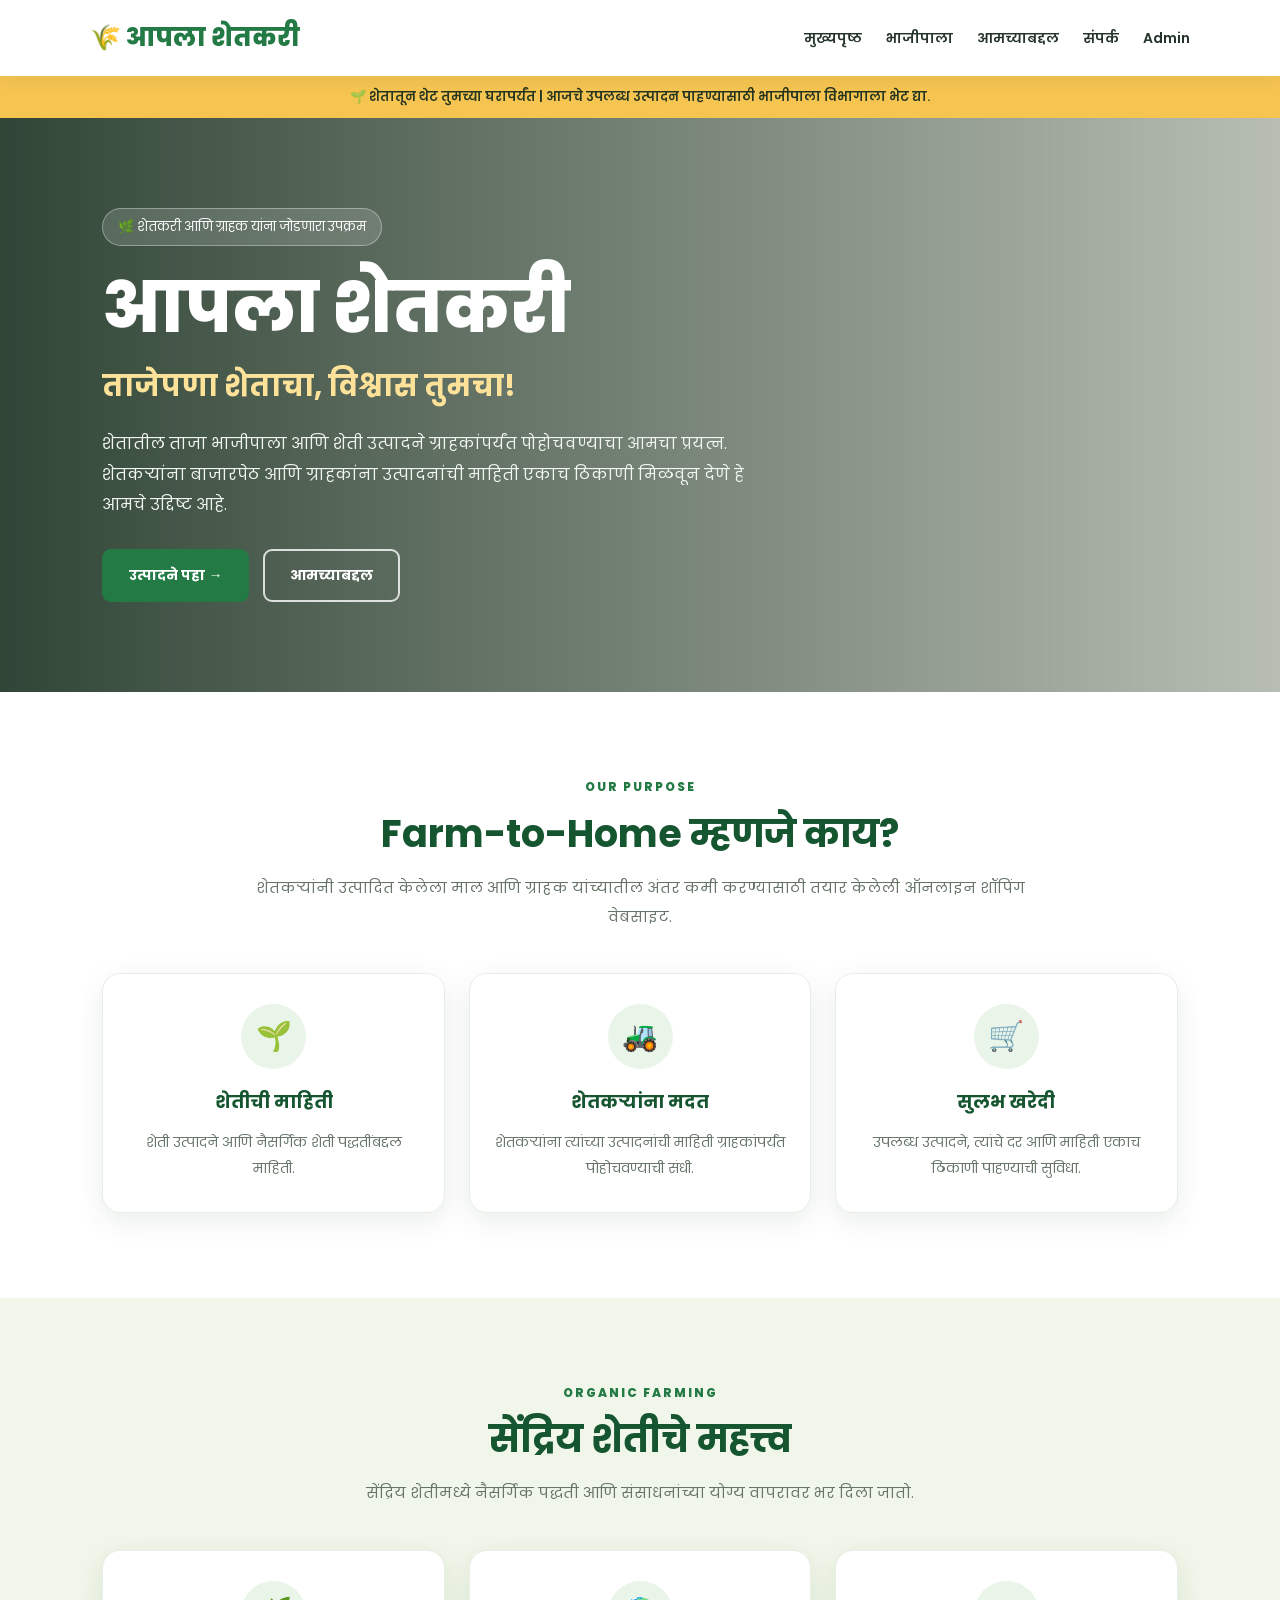
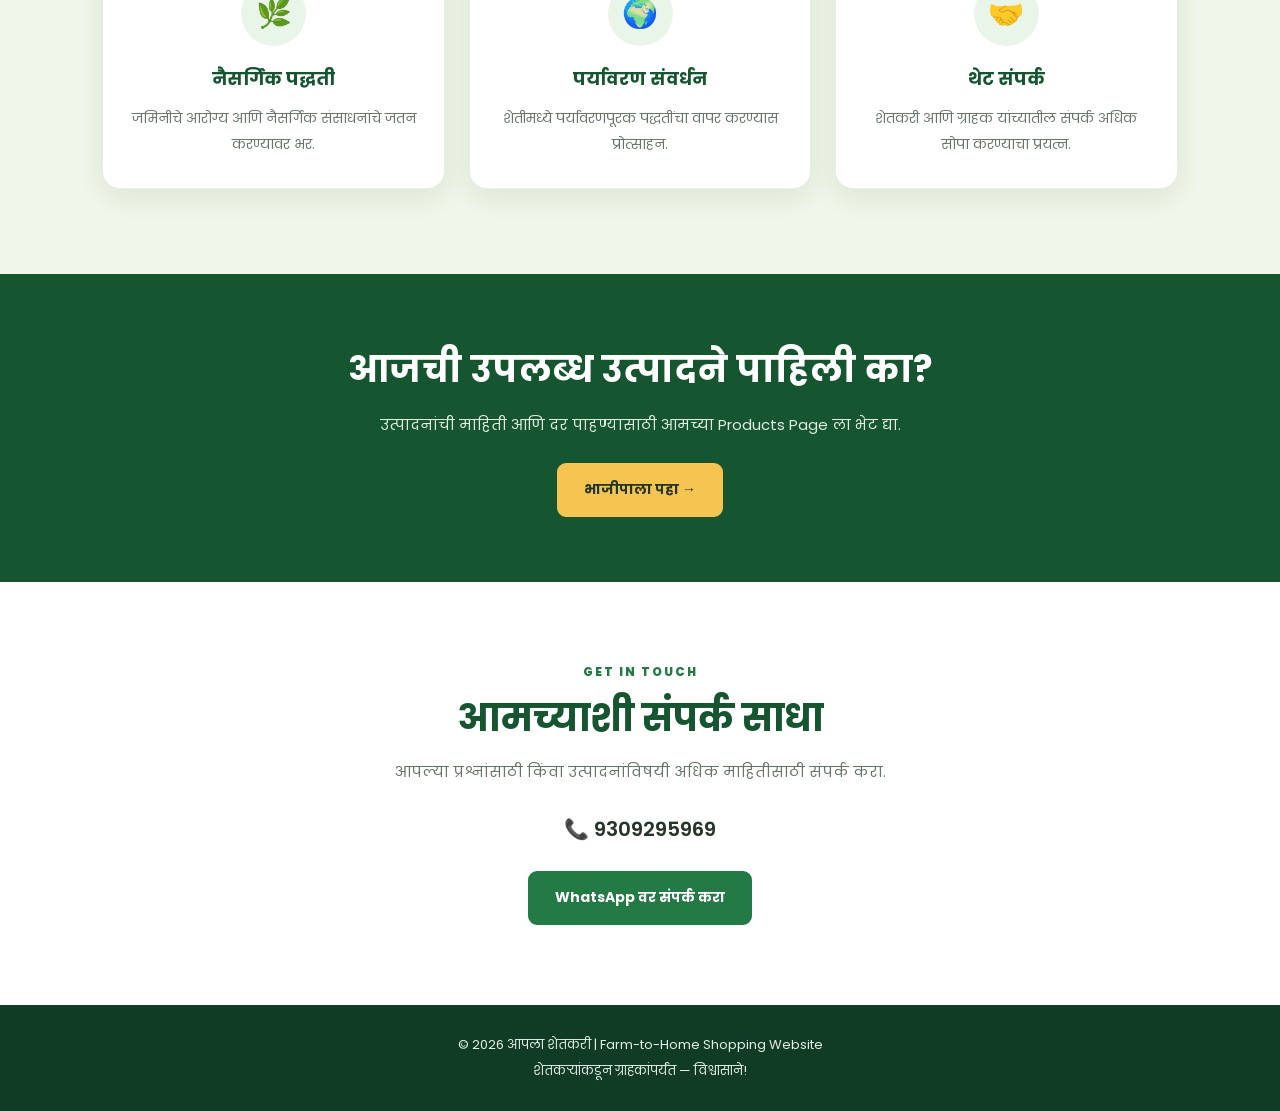
<file: index.html>
<!DOCTYPE html>
<html lang="mr">
<head>
    <meta charset="UTF-8">
    <meta name="viewport" content="width=device-width, initial-scale=1.0">

    <title>आपला शेतकरी | Farm to Home</title>
    <meta name="description" content="आपला शेतकरी - ताजा भाजीपाला आणि शेतातील उत्पादने थेट शेतातून तुमच्या घरापर्यंत.">

    <link rel="stylesheet" href="style.css">
</head>
<body>

    <!-- Navigation -->
    <nav class="navbar">
        <a href="index.html" class="logo">🌾 आपला शेतकरी</a>

        <ul class="nav-links">
            <li><a href="index.html">मुख्यपृष्ठ</a></li>
            <li><a href="products.html">भाजीपाला</a></li>
            <li><a href="#about">आमच्याबद्दल</a></li>
            <li><a href="#contact">संपर्क</a></li>
            <li><a href="admin.html">Admin</a></li>
        </ul>
    </nav>

    <!-- Availability Headline -->
    <div class="headline">
        <p>🌱 शेतातून थेट तुमच्या घरापर्यंत | आजचे उपलब्ध उत्पादन पाहण्यासाठी भाजीपाला विभागाला भेट द्या.</p>
    </div>

    <!-- Hero Section -->
    <header class="hero">
        <div class="hero-content">
            <span class="hero-tag">🌿 शेतकरी आणि ग्राहक यांना जोडणारा उपक्रम</span>

            <h1>आपला शेतकरी</h1>

            <h2>ताजेपणा शेताचा, विश्वास तुमचा!</h2>

            <p>
                शेतातील ताजा भाजीपाला आणि शेती उत्पादने
                ग्राहकांपर्यंत पोहोचवण्याचा आमचा प्रयत्न.
                शेतकऱ्यांना बाजारपेठ आणि ग्राहकांना उत्पादनांची
                माहिती एकाच ठिकाणी मिळवून देणे हे आमचे उद्दिष्ट आहे.
            </p>

            <div class="hero-buttons">
                <a href="products.html" class="btn">उत्पादने पहा →</a>
                <a href="#about" class="btn btn-outline">आमच्याबद्दल</a>
            </div>
        </div>
    </header>

    <!-- Project Introduction -->
    <section class="about" id="about">
        <div class="section-heading">
            <span>OUR PURPOSE</span>
            <h2>Farm-to-Home म्हणजे काय?</h2>
            <p>
                शेतकऱ्यांनी उत्पादित केलेला माल आणि ग्राहक यांच्यातील
                अंतर कमी करण्यासाठी तयार केलेली ऑनलाइन शॉपिंग वेबसाइट.
            </p>
        </div>

        <div class="features">
            <article class="feature-box">
                <div class="feature-icon">🌱</div>
                <h3>शेतीची माहिती</h3>
                <p>शेती उत्पादने आणि नैसर्गिक शेती पद्धतींबद्दल माहिती.</p>
            </article>

            <article class="feature-box">
                <div class="feature-icon">🚜</div>
                <h3>शेतकऱ्यांना मदत</h3>
                <p>शेतकऱ्यांना त्यांच्या उत्पादनांची माहिती ग्राहकांपर्यंत पोहोचवण्याची संधी.</p>
            </article>

            <article class="feature-box">
                <div class="feature-icon">🛒</div>
                <h3>सुलभ खरेदी</h3>
                <p>उपलब्ध उत्पादने, त्यांचे दर आणि माहिती एकाच ठिकाणी पाहण्याची सुविधा.</p>
            </article>
        </div>
    </section>

    <!-- Organic Farming -->
    <section class="why-us">
        <div class="section-heading">
            <span>ORGANIC FARMING</span>
            <h2>सेंद्रिय शेतीचे महत्त्व</h2>
            <p>
                सेंद्रिय शेतीमध्ये नैसर्गिक पद्धती आणि संसाधनांच्या
                योग्य वापरावर भर दिला जातो.
            </p>
        </div>

        <div class="features">
            <article class="feature-box">
                <div class="feature-icon">🌿</div>
                <h3>नैसर्गिक पद्धती</h3>
                <p>जमिनीचे आरोग्य आणि नैसर्गिक संसाधनांचे जतन करण्यावर भर.</p>
            </article>

            <article class="feature-box">
                <div class="feature-icon">🌍</div>
                <h3>पर्यावरण संवर्धन</h3>
                <p>शेतीमध्ये पर्यावरणपूरक पद्धतींचा वापर करण्यास प्रोत्साहन.</p>
            </article>

            <article class="feature-box">
                <div class="feature-icon">🤝</div>
                <h3>थेट संपर्क</h3>
                <p>शेतकरी आणि ग्राहक यांच्यातील संपर्क अधिक सोपा करण्याचा प्रयत्न.</p>
            </article>
        </div>
    </section>

    <!-- Call to Action -->
    <section class="shop-cta">
        <h2>आजची उपलब्ध उत्पादने पाहिली का?</h2>
        <p>उत्पादनांची माहिती आणि दर पाहण्यासाठी आमच्या Products Page ला भेट द्या.</p>
        <a href="products.html" class="btn">भाजीपाला पहा →</a>
    </section>

    <!-- Contact -->
    <section class="contact" id="contact">
        <div class="section-heading">
            <span>GET IN TOUCH</span>
            <h2>आमच्याशी संपर्क साधा</h2>
            <p>आपल्या प्रश्नांसाठी किंवा उत्पादनांविषयी अधिक माहितीसाठी संपर्क करा.</p>
        </div>

        <p>📞 9309295969</p>

        <a
            href="https://wa.me/919309295969"
            target="_blank"
            rel="noopener noreferrer"
            class="btn"
        >
            WhatsApp वर संपर्क करा
        </a>
    </section>

    <!-- Footer -->
    <footer>
        <p>© 2026 आपला शेतकरी | Farm-to-Home Shopping Website</p>
        <p>शेतकऱ्यांकडून ग्राहकांपर्यंत — विश्वासाने!</p>
    </footer>

</body>
</html>
</file>
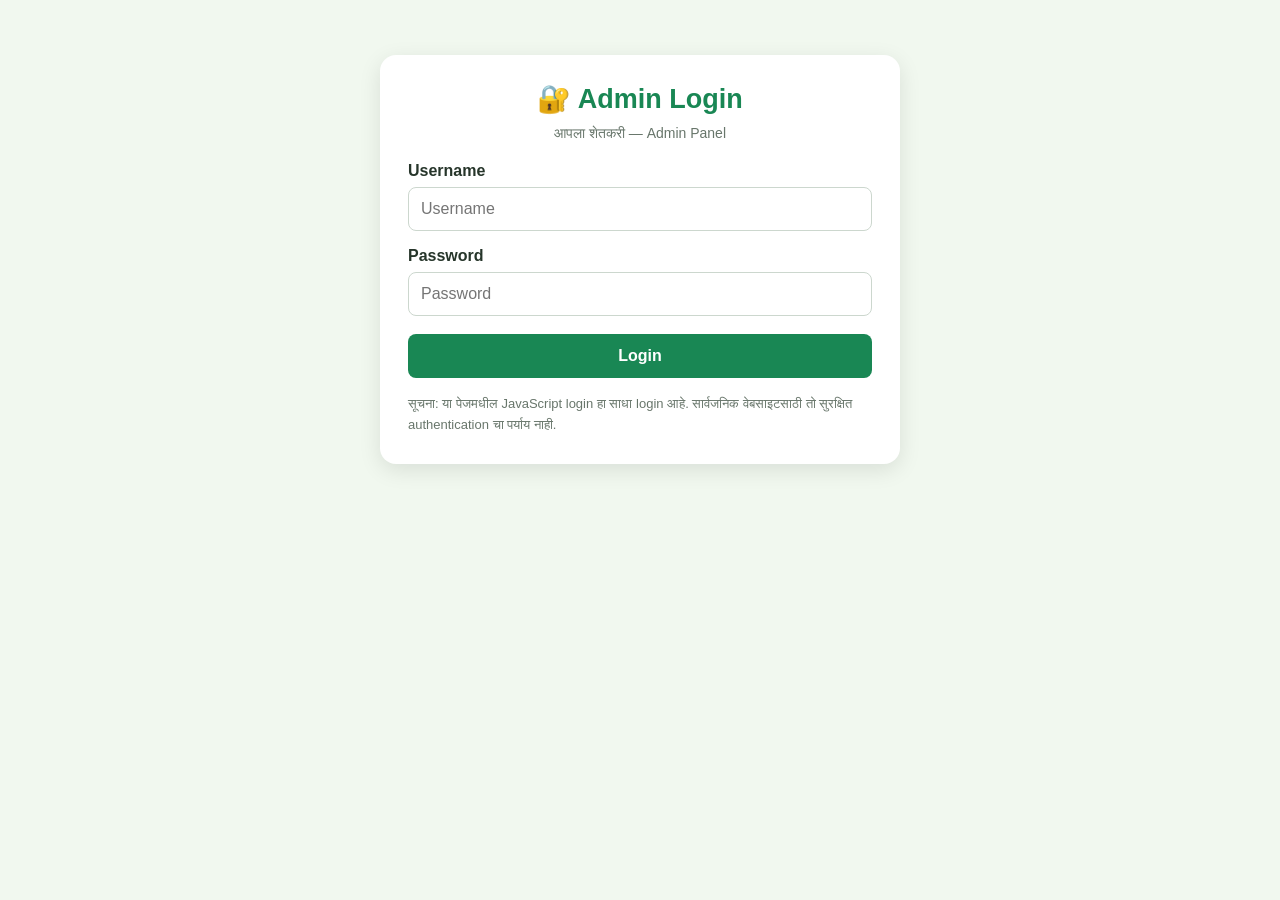
<file: admin.html>
<!DOCTYPE html>
<html lang="mr">
<head>
    <meta charset="UTF-8">
    <meta name="viewport" content="width=device-width, initial-scale=1.0">
    <title>Admin Panel | आपला शेतकरी</title>

    <style>
        * {
            margin: 0;
            padding: 0;
            box-sizing: border-box;
            font-family: Arial, sans-serif;
        }

        body {
            background: #f1f8ef;
            padding: 20px;
            color: #26352a;
        }

        .admin-login,
        .dashboard {
            width: 520px;
            max-width: 100%;
            margin: 35px auto;
            background: #fff;
            padding: 28px;
            border-radius: 16px;
            box-shadow: 0 6px 22px rgba(0, 0, 0, 0.10);
        }

        .dashboard {
            display: none;
        }

        h1 {
            color: #198754;
            text-align: center;
            margin-bottom: 22px;
            font-size: 27px;
        }

        .subtitle {
            text-align: center;
            color: #68766b;
            margin-top: -12px;
            margin-bottom: 20px;
            font-size: 14px;
        }

        label {
            display: block;
            margin: 16px 0 7px;
            font-weight: bold;
        }

        input,
        select,
        textarea {
            display: block;
            width: 100%;
            padding: 12px;
            border: 1px solid #ccd7ce;
            border-radius: 8px;
            font-size: 16px;
            background: #fff;
        }

        input:focus,
        select:focus,
        textarea:focus {
            outline: 2px solid #a6d8b8;
            border-color: #198754;
        }

        input[type="file"] {
            padding: 9px;
        }

        button {
            width: 100%;
            padding: 13px;
            margin-top: 18px;
            background: #198754;
            color: #fff;
            border: none;
            border-radius: 8px;
            font-size: 16px;
            font-weight: bold;
            cursor: pointer;
        }

        button:hover {
            background: #146c43;
        }

        button:disabled {
            background: #8aa998;
            cursor: not-allowed;
        }

        .secondary-btn {
            background: #64756a;
        }

        .secondary-btn:hover {
            background: #4b5b50;
        }

        #imagePreview {
            width: 200px;
            max-width: 100%;
            max-height: 200px;
            object-fit: contain;
            display: none;
            margin: 15px auto 0;
            border-radius: 10px;
        }

        #message {
            display: none;
            margin-top: 16px;
            padding: 12px;
            border-radius: 8px;
            line-height: 1.5;
            overflow-wrap: anywhere;
        }

        .success {
            display: block !important;
            color: #155724;
            background: #d4edda;
        }

        .error {
            display: block !important;
            color: #721c24;
            background: #f8d7da;
        }

        .info {
            display: block !important;
            color: #084298;
            background: #cfe2ff;
        }

        .note {
            margin-top: 16px;
            font-size: 13px;
            color: #68766b;
            line-height: 1.6;
        }

        @media (max-width: 480px) {
            body {
                padding: 10px;
            }

            .admin-login,
            .dashboard {
                padding: 20px;
                margin: 20px auto;
            }

            h1 {
                font-size: 23px;
            }
        }
    </style>
</head>

<body>

    <div class="admin-login" id="loginBox">
        <h1>🔐 Admin Login</h1>
        <p class="subtitle">आपला शेतकरी — Admin Panel</p>

        <form id="loginForm">
            <label for="username">Username</label>
            <input
                type="text"
                id="username"
                placeholder="Username"
                autocomplete="username"
                required
            >

            <label for="password">Password</label>
            <input
                type="password"
                id="password"
                placeholder="Password"
                autocomplete="current-password"
                required
            >

            <button type="submit">Login</button>
        </form>

        <p class="note">
            सूचना: या पेजमधील JavaScript login हा साधा login आहे.
            सार्वजनिक वेबसाइटसाठी तो सुरक्षित authentication चा पर्याय नाही.
        </p>
    </div>

    <div class="dashboard" id="dashboard">
        <h1>🌾 Admin Dashboard</h1>
        <p class="subtitle">Product ची माहिती भरा आणि Save करा.</p>

        <form id="productForm">
            <label for="productName">Product Name</label>
            <input
                type="text"
                id="productName"
                placeholder="उदा. टोमॅटो"
                required
            >

            <label for="productPrice">Price (₹)</label>
            <input
                type="number"
                id="productPrice"
                placeholder="उदा. 20"
                min="0"
                step="0.01"
                required
            >

            <label for="productStatus">Status</label>
            <select id="productStatus">
                <option value="Available">Available</option>
                <option value="Out Of Stock">Out Of Stock</option>
            </select>

            <label for="headline">Running Headline</label>
            <textarea
                id="headline"
                rows="3"
                placeholder="आज टोमॅटो, भेंडी आणि मिरची उपलब्ध आहे"
            ></textarea>

            <label for="productImage">Product Photo</label>
            <input
                type="file"
                id="productImage"
                accept="image/*"
            >

            <img id="imagePreview" alt="Product photo preview">

            <p class="note">
                नवीन फोटो निवडल्यास तो Cloudinary वर upload केला जाईल.
                फोटो न निवडल्यास सध्याच्या backend ला रिकामी image URL जाऊ शकते.
            </p>

            <button type="submit" id="saveButton">
                Save Changes
            </button>

            <button
                type="button"
                class="secondary-btn"
                id="logoutButton"
            >
                Logout
            </button>
        </form>

        <div id="message" role="status" aria-live="polite"></div>
    </div>

<script>
"use strict";

const USERNAME = "admin";
const PASSWORD = "admin123";

const CLOUD_NAME = "daaglsrnd";
const UPLOAD_PRESET = "apla_shetkari_upload";

const API_URL =
    "https://script.google.com/macros/s/AKfycbwXgKn5ybby9qqj996vsCceM7v2I93gQHw8ga3Ev3BRIpGG3f44NWxtfYZWP_l32BlS/exec";

const loginBox = document.getElementById("loginBox");
const dashboard = document.getElementById("dashboard");
const loginForm = document.getElementById("loginForm");
const productForm = document.getElementById("productForm");
const imageInput = document.getElementById("productImage");
const imagePreview = document.getElementById("imagePreview");
const saveButton = document.getElementById("saveButton");
const messageBox = document.getElementById("message");

function showMessage(message, type) {
    messageBox.textContent = message;
    messageBox.className = type;
}

function clearMessage() {
    messageBox.textContent = "";
    messageBox.className = "";
}

loginForm.addEventListener("submit", function(event) {
    event.preventDefault();

    const user = document.getElementById("username").value.trim();
    const pass = document.getElementById("password").value;

    if (user === USERNAME && pass === PASSWORD) {
        loginBox.style.display = "none";
        dashboard.style.display = "block";
        clearMessage();
    } else {
        alert("Username किंवा Password चुकीचा आहे.");
    }
});

document.getElementById("logoutButton").addEventListener("click", function() {
    dashboard.style.display = "none";
    loginBox.style.display = "block";
    loginForm.reset();
    productForm.reset();
    imagePreview.removeAttribute("src");
    imagePreview.style.display = "none";
    clearMessage();
});

imageInput.addEventListener("change", function() {
    clearMessage();

    const file = this.files && this.files[0];

    if (!file) {
        imagePreview.removeAttribute("src");
        imagePreview.style.display = "none";
        return;
    }

    if (!file.type.startsWith("image/")) {
        this.value = "";
        imagePreview.style.display = "none";
        showMessage("कृपया योग्य image file निवड.", "error");
        return;
    }

    if (file.size > 5 * 1024 * 1024) {
        this.value = "";
        imagePreview.style.display = "none";
        showMessage("फोटोचा आकार 5 MB पेक्षा कमी असावा.", "error");
        return;
    }

    const reader = new FileReader();

    reader.onload = function(event) {
        imagePreview.src = event.target.result;
        imagePreview.style.display = "block";
    };

    reader.onerror = function() {
        showMessage("फोटो preview करता आला नाही.", "error");
    };

    reader.readAsDataURL(file);
});

async function uploadImage() {
    const file = imageInput.files && imageInput.files[0];

    // फोटो निवडला नसेल तर upload करायचा नाही.
    if (!file) {
        return "";
    }

    const formData = new FormData();
    formData.append("file", file);
    formData.append("upload_preset", UPLOAD_PRESET);

    const response = await fetch(
        `https://api.cloudinary.com/v1_1/${CLOUD_NAME}/image/upload`,
        {
            method: "POST",
            body: formData
        }
    );

    const data = await response.json();

    if (!response.ok || !data.secure_url) {
        throw new Error(
            data.error && data.error.message
                ? data.error.message
                : "Cloudinary photo upload failed."
        );
    }

    return data.secure_url;
}

productForm.addEventListener("submit", async function(event) {
    event.preventDefault();
    clearMessage();

    const name = document.getElementById("productName").value.trim();
    const priceText = document.getElementById("productPrice").value;
    const price = Number(priceText);
    const status = document.getElementById("productStatus").value;
    const headline = document.getElementById("headline").value.trim();

    if (!name) {
        showMessage("Product Name भरणे आवश्यक आहे.", "error");
        return;
    }

    if (priceText === "" || !Number.isFinite(price) || price < 0) {
        showMessage("कृपया योग्य Price टाक.", "error");
        return;
    }

    saveButton.disabled = true;
    saveButton.textContent = "Saving...";
    showMessage("माहिती Save होत आहे. कृपया थांब...", "info");

    try {
        const imageUrl = await uploadImage();

        const product = {
            name: name,
            price: price,
            status: status,
            headline: headline,
            image: imageUrl
        };

        const response = await fetch(API_URL, {
            method: "POST",
            body: JSON.stringify(product)
        });

        if (!response.ok) {
            throw new Error("Apps Script HTTP status: " + response.status);
        }

        let result;

        try {
            result = await response.json();
        } catch {
            throw new Error(
                "Apps Script कडून JSON response मिळाला नाही. Code.gs तपासणे आवश्यक आहे."
            );
        }

        if (result && result.success === true) {
            showMessage(
                "✅ Save request यशस्वी झाली. Google Sheet मध्ये नोंद आली आहे का ते तपास.",
                "success"
            );

            productForm.reset();
            imagePreview.removeAttribute("src");
            imagePreview.style.display = "none";
        } else {
            const serverMessage =
                result && result.message
                    ? result.message
                    : "Apps Script ने save यशस्वी झाल्याचे सांगितले नाही.";

            showMessage("❌ " + serverMessage, "error");
        }

    } catch (error) {
        console.error("Save error:", error);

        showMessage(
            "❌ Save करताना अडचण आली: " +
            (error.message || "Unknown error") +
            " — Code.gs आणि Web App deployment तपासावे लागेल.",
            "error"
        );
    } finally {
        saveButton.disabled = false;
        saveButton.textContent = "Save Changes";
    }
});
</script>

</body>
</html>
</file>
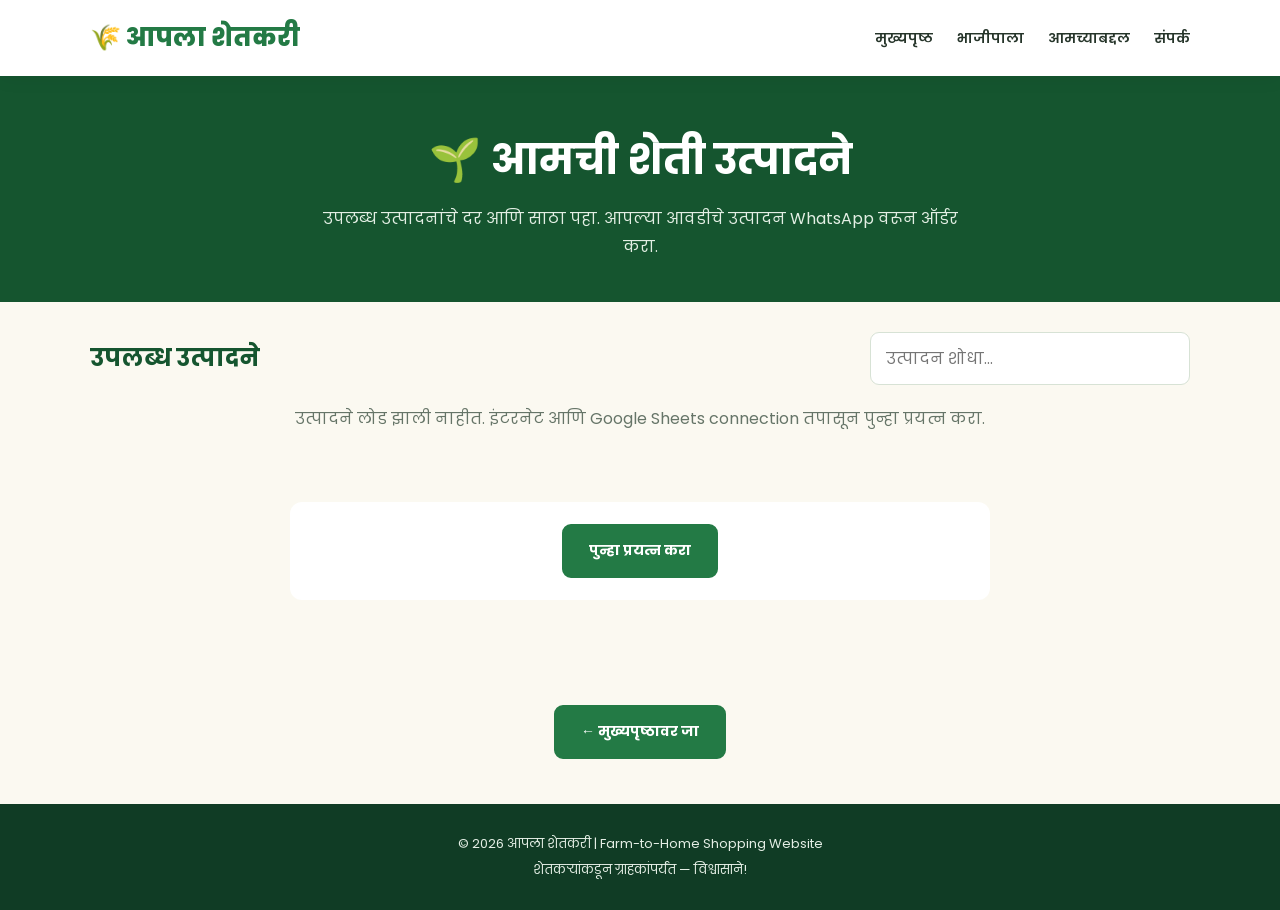
<file: products.html>
<!DOCTYPE html>
<html lang="mr">
<head>
    <meta charset="UTF-8">
    <meta name="viewport" content="width=device-width, initial-scale=1.0">

    <title>शेती उत्पादने | आपला शेतकरी</title>
    <meta name="description" content="आपला शेतकरी येथे उपलब्ध भाजीपाला आणि शेती उत्पादनांचे दर व उपलब्धता पहा.">

    <link rel="stylesheet" href="style.css">

    <style>
        .products-header {
            background: #15552f;
            color: white;
            padding: 48px 6% 42px;
            text-align: center;
        }

        .products-header h1 {
            font-size: clamp(28px, 4vw, 42px);
            margin-bottom: 10px;
        }

        .products-header p {
            color: #e3efe4;
            max-width: 650px;
            margin: auto;
        }

        .products-toolbar {
            width: 86%;
            max-width: 1250px;
            margin: 30px auto 0;
            display: flex;
            justify-content: space-between;
            align-items: center;
            flex-wrap: wrap;
            gap: 15px;
        }

        .products-toolbar h2 {
            color: #15552f;
            font-size: 24px;
        }

        .products-toolbar input {
            width: min(100%, 320px);
            padding: 12px 15px;
            border: 1px solid #d7e2d5;
            border-radius: 9px;
            background: white;
        }

        .products-status {
            width: 86%;
            max-width: 1250px;
            margin: 20px auto 0;
            color: #667568;
            text-align: center;
        }

        .products .card {
            display: flex;
            flex-direction: column;
            padding-bottom: 0;
        }

        .product-image-wrap {
            position: relative;
            background: #eaf5e9;
        }

        .product-image-wrap img {
            display: block;
            width: 100%;
            height: 225px;
            object-fit: cover;
        }

        .product-info {
            display: flex;
            flex-direction: column;
            flex: 1;
            padding: 0 18px 18px;
        }

        .product-info h3 {
            padding: 16px 0 5px;
            margin: 0;
        }

        .product-info .price {
            color: #15552f;
            font-size: 21px;
            font-weight: 700;
            padding: 4px 0 10px;
        }

        .product-info .availability {
            font-size: 13px;
            font-weight: 700;
            margin-bottom: 14px;
        }

        .availability.available {
            color: #237a45;
        }

        .availability.unavailable {
            color: #b42318;
        }

        .product-info .order-btn {
            display: block;
            margin-top: auto;
            padding: 12px 10px;
            text-align: center;
            background: #237a45;
            color: white;
            border-radius: 8px;
            text-decoration: none;
            font-size: 14px;
            font-weight: 700;
        }

        .product-info .order-btn:hover {
            background: #15552f;
        }

        .product-info .order-btn.not-available {
            background: #8b928c;
            pointer-events: none;
            cursor: not-allowed;
        }

        .product-message {
            width: 86%;
            max-width: 700px;
            margin: 30px auto;
            padding: 22px;
            border-radius: 12px;
            background: white;
            text-align: center;
            color: #667568;
        }

        .products-footer-link {
            text-align: center;
            padding: 10px 20px 45px;
        }

        @media (max-width: 600px) {
            .products-toolbar {
                width: 90%;
                align-items: stretch;
            }

            .products-toolbar input {
                width: 100%;
            }

            .products-status {
                width: 90%;
            }
        }
    </style>
</head>

<body>

    <nav class="navbar">
        <a href="index.html" class="logo">🌾 आपला शेतकरी</a>

        <ul class="nav-links">
            <li><a href="index.html">मुख्यपृष्ठ</a></li>
            <li><a href="products.html">भाजीपाला</a></li>
            <li><a href="index.html#about">आमच्याबद्दल</a></li>
            <li><a href="index.html#contact">संपर्क</a></li>
        </ul>
    </nav>

    <header class="products-header">
        <h1>🌱 आमची शेती उत्पादने</h1>
        <p>
            उपलब्ध उत्पादनांचे दर आणि साठा पहा.
            आपल्या आवडीचे उत्पादन WhatsApp वरून ऑर्डर करा.
        </p>
    </header>

    <div class="products-toolbar">
        <h2>उपलब्ध उत्पादने</h2>

        <input
            type="search"
            id="productSearch"
            placeholder="उत्पादन शोधा..."
            aria-label="उत्पादन शोधा"
        >
    </div>

    <p id="productsStatus" class="products-status" role="status">
        उत्पादने लोड होत आहेत...
    </p>

    <section class="products" id="productsContainer"></section>

    <div class="products-footer-link">
        <a href="index.html" class="btn">← मुख्यपृष्ठावर जा</a>
    </div>

    <footer>
        <p>© 2026 आपला शेतकरी | Farm-to-Home Shopping Website</p>
        <p>शेतकऱ्यांकडून ग्राहकांपर्यंत — विश्वासाने!</p>
    </footer>

    <script>
        const API_URL = "https://script.google.com/macros/s/AKfycbwXgKn5ybby9qqj996vsCceM7v2I93gQHw8ga3Ev3BRIpGG3f44NWxtfYZWP_l32BlS/exec";

        const container = document.getElementById("productsContainer");
        const statusMessage = document.getElementById("productsStatus");
        const searchInput = document.getElementById("productSearch");

        let allProducts = [];

        function makeElement(tag, className, text) {
            const element = document.createElement(tag);
            element.className = className;
            element.textContent = text;
            return element;
        }

        function renderProducts(searchText = "") {
            container.replaceChildren();

            const query = searchText.trim().toLocaleLowerCase("mr");

            const filtered = allProducts.filter(product => {
                const name = String(product.Name || "").toLocaleLowerCase("mr");
                return name.includes(query);
            });

            if (filtered.length === 0) {
                statusMessage.textContent = allProducts.length
                    ? "या नावाचे कोणतेही उत्पादन सापडले नाही."
                    : "सध्या कोणतीही उत्पादने उपलब्ध नाहीत.";
                return;
            }

            statusMessage.textContent =
                "एकूण " + filtered.length + " उत्पादने दाखवली आहेत.";

            filtered.forEach(product => {
                const name = String(product.Name || "शेती उत्पादन");
                const price = String(product.Price ?? "दर उपलब्ध नाही");
                const imageUrl = String(product.Image || "").trim();

                const available =
                    String(product.Status || "").trim().toLowerCase()
                    === "available";

                const card = document.createElement("article");
                card.className = "card";

                const imageWrap = document.createElement("div");
                imageWrap.className = "product-image-wrap";

                const img = document.createElement("img");
                img.alt = name;
                img.loading = "lazy";

                if (imageUrl) {
                    try {
                        const parsedUrl = new URL(imageUrl);

                        if (parsedUrl.protocol === "https:" ||
                            parsedUrl.protocol === "http:") {
                            img.src = parsedUrl.href;
                        } else {
                            img.alt = name + " (फोटो उपलब्ध नाही)";
                        }
                    } catch {
                        img.alt = name + " (फोटो उपलब्ध नाही)";
                    }
                }

                img.addEventListener("error", () => {
                    img.removeAttribute("src");
                    img.alt = name + " - फोटो उपलब्ध नाही";
                });

                imageWrap.appendChild(img);

                const info = document.createElement("div");
                info.className = "product-info";

                info.appendChild(makeElement("h3", "", name));

                const priceElement = makeElement(
                    "p",
                    "price",
                    price === "दर उपलब्ध नाही"
                        ? price
                        : "₹" + price + " / kg"
                );
                info.appendChild(priceElement);

                const availability = makeElement(
                    "p",
                    "availability " + (available ? "available" : "unavailable"),
                    available ? "✓ उपलब्ध आहे" : "✕ सध्या उपलब्ध नाही"
                );
                info.appendChild(availability);

                const orderLink = document.createElement("a");
                orderLink.className = "order-btn";

                if (available) {
                    orderLink.href =
                        "https://wa.me/919309295969?text=" +
                        encodeURIComponent(
                            "नमस्कार, मला " + name +
                            " ऑर्डर करायची आहे. कृपया उपलब्धता आणि दर निश्चित करा."
                        );

                    orderLink.target = "_blank";
                    orderLink.rel = "noopener noreferrer";
                    orderLink.textContent = "WhatsApp वर ऑर्डर करा";
                } else {
                    orderLink.classList.add("not-available");
                    orderLink.textContent = "सध्या उपलब्ध नाही";
                    orderLink.setAttribute("aria-disabled", "true");
                    orderLink.removeAttribute("href");
                }

                info.appendChild(orderLink);
                card.append(imageWrap, info);
                container.appendChild(card);
            });
        }

        async function loadProducts() {
            statusMessage.textContent = "उत्पादने लोड होत आहेत...";

            try {
                const response = await fetch(API_URL);

                if (!response.ok) {
                    throw new Error("Server response: " + response.status);
                }

                const products = await response.json();

                if (!Array.isArray(products)) {
                    throw new Error("Products data योग्य स्वरूपात नाही.");
                }

                allProducts = products.slice().reverse();

                renderProducts(searchInput.value);
            } catch (error) {
                console.error("Products load error:", error);
                container.replaceChildren();
                statusMessage.textContent =
                    "उत्पादने लोड झाली नाहीत. इंटरनेट आणि Google Sheets connection तपासून पुन्हा प्रयत्न करा.";

                const retryButton = makeElement("button", "btn", "पुन्हा प्रयत्न करा");
                retryButton.type = "button";
                retryButton.addEventListener("click", loadProducts);

                const message = document.createElement("div");
                message.className = "product-message";
                message.appendChild(retryButton);
                container.appendChild(message);
            }
        }

        searchInput.addEventListener("input", () => {
            renderProducts(searchInput.value);
        });

        loadProducts();
    </script>

</body>
</html>
</file>
<file: style.css>
/* ==========================================
   APLASHETKARI - FARM TO HOME WEBSITE
   Main Stylesheet
========================================== */

@import url('https://fonts.googleapis.com/css2?family=Poppins:wght@300;400;500;600;700;800&family=Noto+Sans+Devanagari:wght@400;500;600;700;800&display=swap');

:root {
    --green: #237a45;
    --dark-green: #15552f;
    --light-green: #eaf5e9;
    --cream: #fbf9f1;
    --yellow: #f5c451;
    --text: #26352a;
    --muted: #667568;
    --white: #ffffff;
    --shadow: 0 8px 28px rgba(25, 65, 37, 0.09);
    --radius: 18px;
}

* {
    margin: 0;
    padding: 0;
    box-sizing: border-box;
}

html {
    scroll-behavior: smooth;
    scroll-padding-top: 90px;
}

body {
    font-family: 'Poppins', 'Noto Sans Devanagari', sans-serif;
    background: var(--cream);
    color: var(--text);
    line-height: 1.7;
}

img {
    max-width: 100%;
}

a {
    -webkit-tap-highlight-color: transparent;
}

/* NAVBAR */

.navbar {
    width: 100%;
    min-height: 76px;
    background: var(--white);
    display: flex;
    justify-content: space-between;
    align-items: center;
    gap: 24px;
    padding: 14px 7%;
    position: sticky;
    top: 0;
    z-index: 1000;
    box-shadow: 0 3px 18px rgba(0, 0, 0, 0.06);
}

.logo {
    color: var(--green);
    font-size: 25px;
    font-weight: 800;
    text-decoration: none;
    white-space: nowrap;
}

.nav-links {
    list-style: none;
    display: flex;
    align-items: center;
    justify-content: center;
    gap: 24px;
}

.nav-links a {
    text-decoration: none;
    color: var(--text);
    font-size: 14px;
    font-weight: 600;
    transition: color 0.25s ease;
}

.nav-links a:hover {
    color: var(--green);
}

/* RUNNING HEADLINE */

.headline {
    background: var(--yellow);
    color: #26351f;
    text-align: center;
    padding: 10px 18px;
    font-size: 13px;
    font-weight: 600;
}

/* HERO SECTION */

.hero {
    min-height: 570px;
    padding: 90px 8%;
    background:
        linear-gradient(90deg, rgba(10, 35, 19, 0.84), rgba(10, 35, 19, 0.28)),
        url('https://images.unsplash.com/photo-1464226184884-fa280b87c399?w=1800&auto=format&fit=crop&q=85');
    background-size: cover;
    background-position: center;
    display: flex;
    align-items: center;
    justify-content: flex-start;
    color: var(--white);
}

.hero-content {
    width: 100%;
    max-width: 720px;
}

.hero-tag {
    display: inline-block;
    background: rgba(255, 255, 255, 0.15);
    border: 1px solid rgba(255, 255, 255, 0.35);
    border-radius: 30px;
    padding: 7px 15px;
    margin-bottom: 20px;
    font-size: 13px;
}

.hero-content h1 {
    font-size: clamp(42px, 6vw, 70px);
    font-weight: 800;
    line-height: 1.2;
    margin-bottom: 12px;
}

.hero-content h2 {
    color: #ffe29a;
    font-size: clamp(20px, 3vw, 29px);
    margin-bottom: 18px;
}

.hero-content p {
    max-width: 650px;
    font-size: 16px;
    line-height: 1.9;
    margin-bottom: 28px;
    color: #f2f6f0;
}

.hero-buttons {
    display: flex;
    align-items: center;
    flex-wrap: wrap;
    gap: 14px;
}

/* BUTTONS */

.btn {
    display: inline-block;
    background: var(--green);
    color: var(--white);
    padding: 13px 25px;
    border: 2px solid var(--green);
    border-radius: 9px;
    text-decoration: none;
    text-align: center;
    font-size: 14px;
    font-weight: 700;
    transition: background 0.25s ease, transform 0.25s ease;
    cursor: pointer;
}

.btn:hover {
    background: var(--dark-green);
    border-color: var(--dark-green);
    transform: translateY(-2px);
}

.btn-outline {
    color: var(--white);
    background: transparent;
    border-color: rgba(255, 255, 255, 0.8);
}

.btn-outline:hover {
    background: var(--white);
    color: var(--green);
    border-color: var(--white);
}

/* SECTION HEADINGS */

.section-heading {
    max-width: 780px;
    margin: 0 auto;
    text-align: center;
}

.section-heading > span {
    display: block;
    color: var(--green);
    font-size: 12px;
    font-weight: 800;
    letter-spacing: 2px;
    margin-bottom: 10px;
}

.section-heading h2 {
    color: var(--dark-green);
    font-size: clamp(27px, 4vw, 38px);
    line-height: 1.35;
    margin-bottom: 15px;
}

.section-heading p {
    color: var(--muted);
    font-size: 15px;
    line-height: 1.9;
}

/* ABOUT */

.about {
    padding: 85px 8%;
    text-align: center;
    background: var(--white);
}

.about > h2 {
    color: var(--dark-green);
    font-size: 34px;
    margin-bottom: 20px;
}

.about > p {
    max-width: 850px;
    margin: auto;
    color: var(--muted);
    line-height: 1.9;
    font-size: 16px;
}

/* FEATURE CARDS */

.features {
    display: grid;
    grid-template-columns: repeat(3, minmax(0, 1fr));
    gap: 24px;
    margin-top: 42px;
}

.feature-box {
    background: var(--white);
    padding: 30px 24px;
    border: 1px solid #e7eee5;
    border-radius: var(--radius);
    box-shadow: var(--shadow);
    text-align: center;
    transition: transform 0.25s ease, box-shadow 0.25s ease;
}

.feature-box:hover {
    transform: translateY(-6px);
    box-shadow: 0 14px 32px rgba(25, 65, 37, 0.13);
}

.feature-icon {
    width: 65px;
    height: 65px;
    margin: 0 auto 18px;
    display: flex;
    align-items: center;
    justify-content: center;
    background: var(--light-green);
    border-radius: 50%;
    font-size: 29px;
}

.feature-box h3 {
    color: var(--dark-green);
    font-size: 18px;
    margin-bottom: 12px;
}

.feature-box p {
    color: var(--muted);
    font-size: 14px;
    line-height: 1.85;
}

/* WHY US */

.why-us {
    padding: 85px 8%;
    background: #f0f6e9;
    text-align: center;
}

.why-us > h2 {
    color: var(--dark-green);
    font-size: 34px;
    margin-bottom: 20px;
}

/* SHOP CALL TO ACTION */

.shop-cta {
    padding: 65px 8%;
    text-align: center;
    background: var(--dark-green);
    color: var(--white);
}

.shop-cta h2 {
    font-size: clamp(25px, 4vw, 36px);
    margin-bottom: 12px;
}

.shop-cta p {
    color: #e2eee3;
    font-size: 15px;
    margin-bottom: 25px;
}

.shop-cta .btn {
    background: var(--yellow);
    border-color: var(--yellow);
    color: #26351f;
}

.shop-cta .btn:hover {
    background: #ffda76;
    border-color: #ffda76;
}

/* CONTACT */

.contact {
    text-align: center;
    padding: 80px 20px;
    background: var(--white);
}

.contact > p {
    font-size: 20px;
    font-weight: 600;
    margin: 25px 0;
}

/* FOOTER */

footer {
    background: #103c25;
    color: var(--white);
    text-align: center;
    padding: 25px 18px;
}

footer p {
    font-size: 13px;
    margin: 4px 0;
    color: #e4eee5;
}

/* PRODUCTS PAGE */

.products {
    width: 86%;
    max-width: 1250px;
    margin: auto;
    display: grid;
    grid-template-columns: repeat(auto-fit, minmax(245px, 1fr));
    gap: 28px;
    padding: 40px 0 65px;
}

.card {
    background: var(--white);
    border: 1px solid #e6ede3;
    border-radius: var(--radius);
    overflow: hidden;
    box-shadow: var(--shadow);
    transition: transform 0.25s ease, box-shadow 0.25s ease;
}

.card:hover {
    transform: translateY(-5px);
    box-shadow: 0 14px 32px rgba(25, 65, 37, 0.13);
}

.card img {
    display: block;
    width: 100%;
    height: 220px;
    object-fit: cover;
    background: var(--light-green);
}

.card h3 {
    padding: 16px 18px 8px;
    color: var(--dark-green);
    font-size: 19px;
}

.card p {
    padding: 0 18px 12px;
    color: var(--muted);
    font-size: 14px;
}

.card a {
    display: block;
    margin: 8px 18px 18px;
    text-align: center;
    background: var(--green);
    color: var(--white);
    padding: 12px 15px;
    border-radius: 8px;
    text-decoration: none;
    font-weight: 700;
    transition: background 0.25s ease;
}

.card a:hover {
    background: var(--dark-green);
}

/* PAYMENT SECTION */

.payment {
    text-align: center;
    padding: 50px 20px 65px;
    background: var(--white);
}

.payment h2 {
    color: var(--dark-green);
    margin-bottom: 12px;
}

.payment img {
    width: 280px;
    max-width: 90%;
    margin-top: 20px;
    border-radius: 15px;
    box-shadow: var(--shadow);
}

/* GENERAL FORM ELEMENTS */

input,
select,
textarea,
button {
    font: inherit;
}

input,
select,
textarea {
    max-width: 100%;
}

button {
    cursor: pointer;
}

/* ACCESSIBILITY */

a:focus-visible,
button:focus-visible,
input:focus-visible,
select:focus-visible,
textarea:focus-visible {
    outline: 3px solid var(--yellow);
    outline-offset: 3px;
}

/* TABLET */

@media (max-width: 900px) {
    .navbar {
        padding: 14px 5%;
    }

    .nav-links {
        gap: 14px;
    }

    .nav-links a {
        font-size: 13px;
    }

    .features {
        grid-template-columns: repeat(2, minmax(0, 1fr));
    }

    .hero {
        min-height: 520px;
        padding: 70px 6%;
    }
}

/* MOBILE */

@media (max-width: 600px) {
    .navbar {
        flex-direction: column;
        gap: 12px;
        padding: 14px 4%;
    }

    .logo {
        font-size: 23px;
    }

    .nav-links {
        width: 100%;
        flex-wrap: wrap;
        gap: 10px 17px;
    }

    .nav-links a {
        font-size: 12px;
    }

    .headline {
        font-size: 12px;
        padding: 10px 12px;
    }

    .hero {
        min-height: 520px;
        padding: 65px 6%;
        background-position: center;
    }

    .hero-content h1 {
        font-size: 40px;
    }

    .hero-content h2 {
        font-size: 22px;
    }

    .hero-content p {
        font-size: 14px;
    }

    .hero-buttons {
        flex-direction: column;
        align-items: stretch;
    }

    .hero-buttons .btn {
        width: 100%;
    }

    .about,
    .why-us {
        padding: 60px 6%;
    }

    .about > h2,
    .why-us > h2 {
        font-size: 28px;
    }

    .features {
        grid-template-columns: 1fr;
        gap: 18px;
        margin-top: 30px;
    }

    .feature-box {
        padding: 25px 20px;
    }

    .shop-cta {
        padding: 55px 6%;
    }

    .contact {
        padding: 60px 6%;
    }

    .contact > p {
        font-size: 18px;
    }

    .products {
        width: 90%;
        grid-template-columns: 1fr;
        gap: 22px;
        padding: 25px 0 45px;
    }

    .card img {
        height: 230px;
    }
}
</file>
